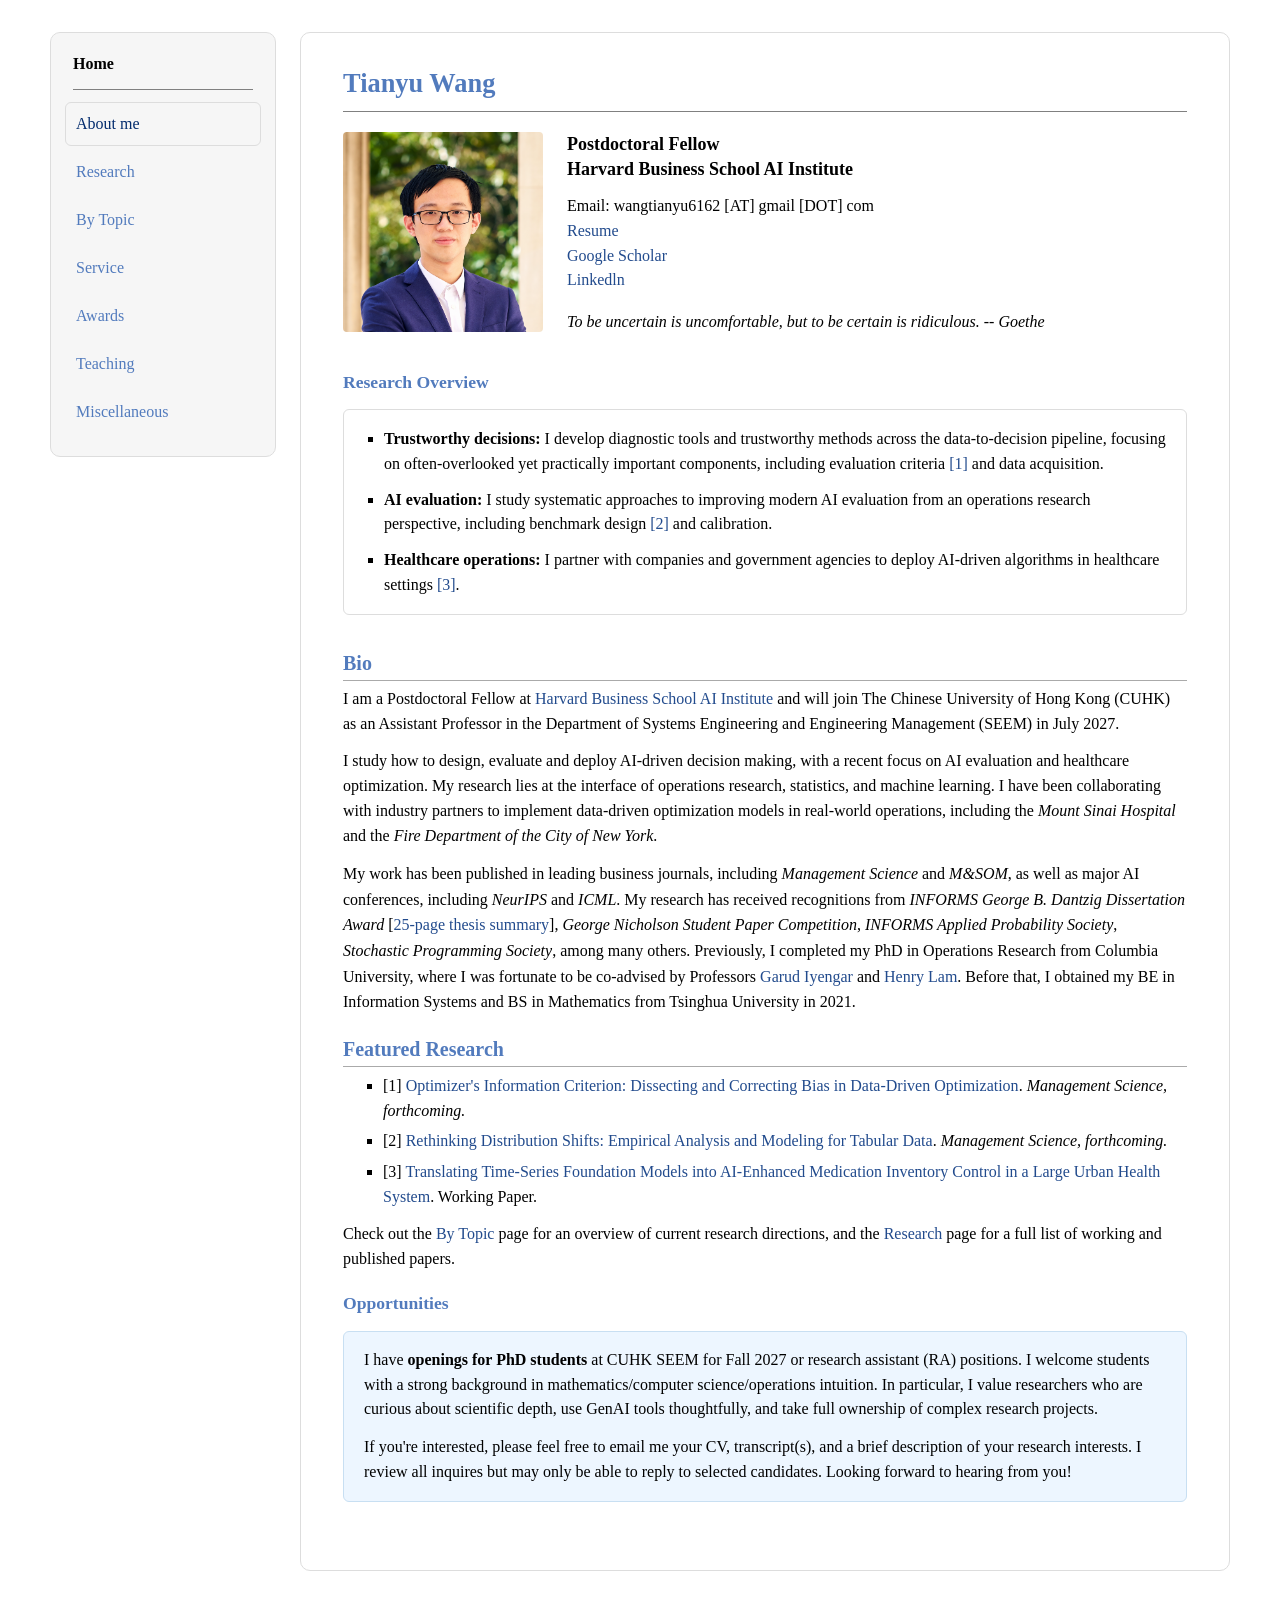
<file: index.html>
<!DOCTYPE html PUBLIC "-//W3C//DTD XHTML 1.1//EN"
  "http://www.w3.org/TR/xhtml11/DTD/xhtml11.dtd">
<html xmlns="http://www.w3.org/1999/xhtml" xml:lang="en">
<head>
<meta name="viewport" content="width=device-width, initial-scale=1" />
<meta name="generator" content="jemdoc, see http://jemdoc.jaboc.net/" />
<meta http-equiv="Content-Type" content="text/html;charset=utf-8" />
<link rel="stylesheet" href="jemdoc.css" type="text/css" />
<link rel="shortcut icon" type="image/x-icon" href="favicon.ico" />
<title>Tianyu Wang</title>
</head>
<body>
<table summary="Table for page layout." id="tlayout">
<tr valign="top">
<td id="layout-menu">
<div class="menu-category">Home</div>
<div class="menu-item"><a href="index.html" class="current">About me</a></div>
<!-- <div class="menu-category">Research</div> -->
<div class="menu-item"><a href="publications.html">Research</a></div>
<div class="menu-item"><a href="topics.html">By Topic</a></div>
<!-- <div class="menu-category">Miscellaneous</div> -->
<div class="menu-item"><a href="service.html">Service</a></div>
<div class="menu-item"><a href="awards.html">Awards</a></div>
<div class="menu-item"><a href="teaching.html">Teaching</a></div>
<div class="menu-item"><a href="experiences.html">Miscellaneous</a></div>
</td>
<td id="layout-content">
<div id="toptitle">
<h1>Tianyu Wang</h1>
</div>
<table class="imgtable"><tr><td>
<img src="photos/bio.png" alt="alt text" width="200px" height="200px" />&nbsp;</td>
<td align="left">
<p class="profile-affiliation"><strong>Postdoctoral Fellow<br />Harvard Business School AI Institute</strong></p>
<p>
  Email: wangtianyu6162 [AT] gmail [DOT] com <br />
  <a href="resume.pdf">Resume</a> <br/>
  
  <a href="https://scholar.google.com/citations?user=mKT6mKEAAAAJ&hl=en">Google Scholar</a><br/>
  
  <a href="https://www.linkedin.com/in/tianyu-wang-7ab1291b1/">Linkedln</a> <br />
</p>
  <blockquote>
  <i>To be uncertain is uncomfortable, but to be certain is ridiculous. -- Goethe</i>
</blockquote>
  </td></tr></table>
  <!-- <p>&nbsp; at Seattle, WA, USA (July 1, 2023)
  </p> -->

<h3>Research Overview</h3>
<div class="research-overview">
<ul>
  <li><p><b>Trustworthy decisions:</b> I develop diagnostic tools and trustworthy methods across the data-to-decision pipeline, focusing on often-overlooked yet practically important components, including evaluation criteria <a href="#featured-research-1">[1]</a> and data acquisition.</p></li>
  <li><p><b>AI evaluation:</b> I study systematic approaches to improving modern AI evaluation from an operations research perspective, including benchmark design <a href="#featured-research-2">[2]</a> and calibration.</p></li>
  <li><p><b>Healthcare operations:</b> I partner with companies and government agencies to deploy AI-driven algorithms in healthcare settings <a href="#featured-research-3">[3]</a>.</p></li>
</ul>
</div>


<h2 class="home-section-heading">Bio</h2>
<p>
I am a Postdoctoral Fellow at <a href = 'https://aiinstitute.hbs.edu/'>Harvard Business School AI Institute</a> and will join The Chinese University of Hong Kong (CUHK) as an Assistant Professor in the Department of Systems Engineering and Engineering Management (SEEM) in July 2027. 

<p>I study how to design, evaluate and deploy AI-driven decision making, with a recent focus on AI evaluation and healthcare optimization. My research lies at the interface of operations research, statistics, and machine learning. I have been collaborating with industry partners to implement data-driven optimization models in real-world operations, including the <i>Mount Sinai Hospital</i> and the <i>Fire Department of the City of New York</i>.</p>


My work has been published in leading business journals, including <i>Management Science</i> and <i>M&SOM</i>, as well as major AI conferences, including <i>NeurIPS</i> and <i>ICML</i>. My research has received recognitions from <i>INFORMS George B. Dantzig Dissertation Award</i> [<a href="docs/thesis_summary.pdf">25-page thesis summary</a>], <i>George Nicholson Student Paper Competition</i>, <i>INFORMS Applied Probability Society</i>, <i>Stochastic Programming Society</i>, among many others. Previously, I completed my PhD in Operations Research from Columbia University, where I was fortunate to be co-advised by Professors <a href = 'http://www.columbia.edu/~gi10/'>Garud Iyengar</a> and <a href = 'http://www.columbia.edu/~khl2114/'>Henry Lam</a>. Before that, I obtained my BE in Information Systems and BS in Mathematics from Tsinghua University in 2021.</p>


<h2 class="home-section-heading">Featured Research</h2>
<ul>
  <li id="featured-research-1"><p>[1] <a href="https://arxiv.org/pdf/2306.10081.pdf">Optimizer's Information Criterion: Dissecting and Correcting Bias in Data-Driven Optimization</a>. <i>Management Science, forthcoming.</i></p></li>
  <li id="featured-research-2"><p>[2] <a href="https://arxiv.org/pdf/2307.05284.pdf">Rethinking Distribution Shifts: Empirical Analysis and Modeling for Tabular Data</a>. <i>Management Science, forthcoming.</i></p></li>
  <li id="featured-research-3"><p>[3] <a href="poster/medication_inventory_control.pdf">Translating Time-Series Foundation Models into AI-Enhanced Medication Inventory Control in a Large Urban Health System</a>. Working Paper.</p></li>
</ul>

<p>Check out the <a href="topics.html">By Topic</a> page for an overview of current research directions, and the <a href="publications.html">Research</a> page for a full list of working and published papers.</p>

<h3>Opportunities</h3>
<div class="research-overview opportunities">
<p>I have <strong>openings for PhD students</strong> at CUHK SEEM for Fall 2027 or research assistant (RA) positions. I welcome students with a strong background in mathematics/computer science/operations intuition. In particular, I value researchers who are curious about scientific depth, use GenAI tools thoughtfully, and take full ownership of complex research projects.</p>

<p>If you're interested, please feel free to email me your CV, transcript(s), and a brief description of your research interests. I review all inquires but may only be able to reply to selected candidates. Looking forward to hearing from you!</p>
</div>

<br/>
<br/>
<br/>
<br/>
<br/>
<br/>
<br/>
<br/>
<br/>
<br/>
<br/>
<br/>
<br/>
<br/>
<br/>
<br/>
<br/>
<br/>
<br/>
<br/>
<br/>
<br/>
<br/>
<br/>
<br/>
<br/>
<br/>
<br/>
<br/>
<br/>
<br/>
<br/>
</td>
</tr>

</table>


</body>
</html>
<!--[<a href="https://scholar.google.com/citations?hl=en&user=mKT6mKEAAAAJ">Google Scholar</a>]-->
</file>
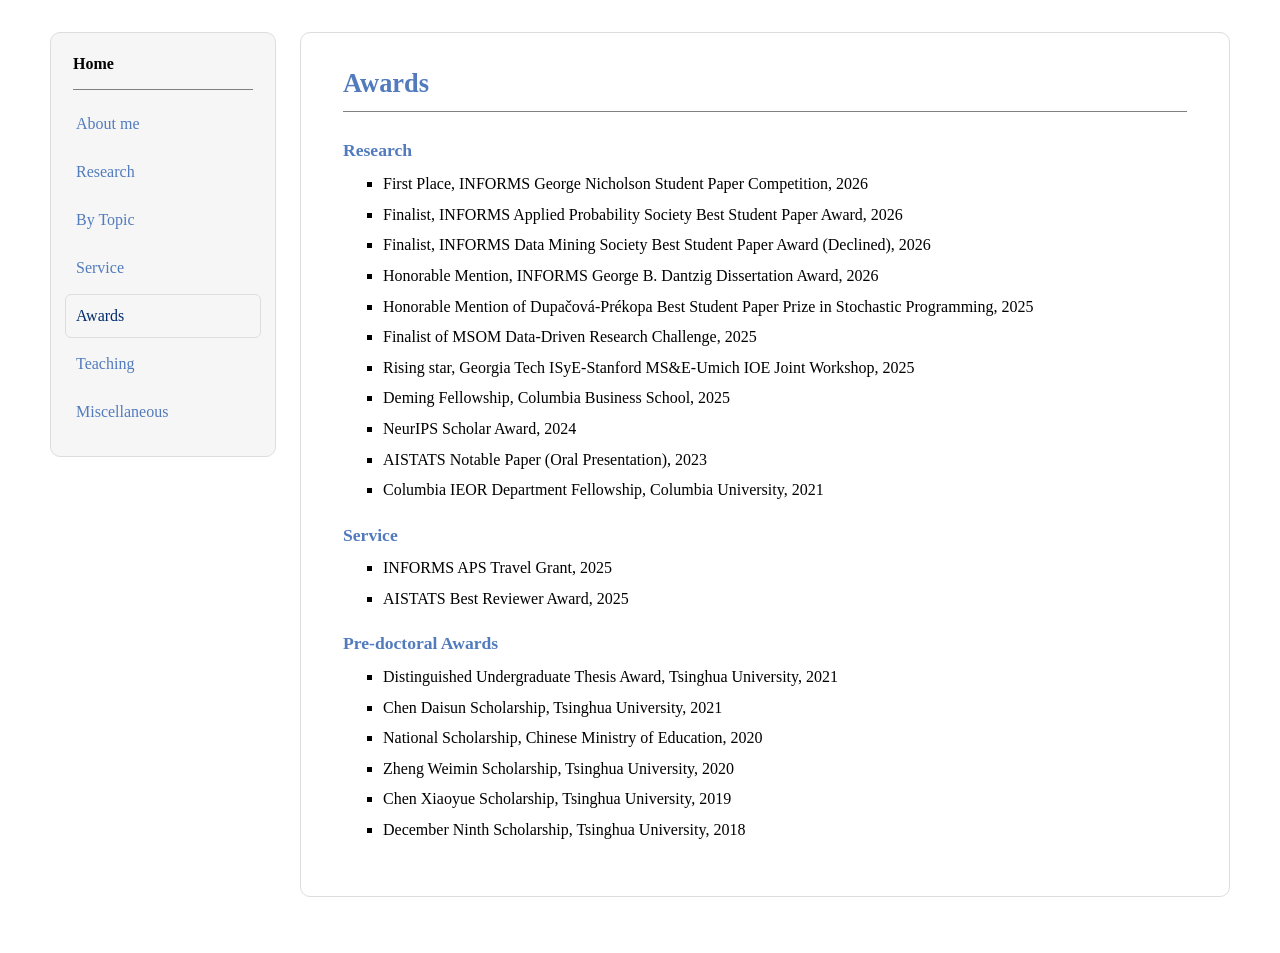
<file: awards.html>
<!DOCTYPE html PUBLIC "-//W3C//DTD XHTML 1.1//EN"
  "http://www.w3.org/TR/xhtml11/DTD/xhtml11.dtd">
<html xmlns="http://www.w3.org/1999/xhtml" xml:lang="en">
<head>
<meta name="viewport" content="width=device-width, initial-scale=1" />
<meta name="generator" content="jemdoc, see http://jemdoc.jaboc.net/" />
<meta http-equiv="Content-Type" content="text/html;charset=utf-8" />
<link rel="stylesheet" href="jemdoc.css" type="text/css" />
<link rel="shortcut icon" type="image/x-icon" href="favicon.ico" />
<title>Awards</title>
</head>
<body>
  <table summary="Table for page layout." id="tlayout">
    <tr valign="top">
    <td id="layout-menu">
    <div class="menu-category">Home</div>
    <div class="menu-item"><a href="index.html">About me</a></div>
    <!-- <div class="menu-category">Research</div> -->
    <div class="menu-item"><a href="publications.html">Research</a></div>
    <div class="menu-item"><a href="topics.html">By Topic</a></div>
    <!-- <div class="menu-category">Miscellaneous</div> -->
    <div class="menu-item"><a href="service.html">Service</a></div>
    <div class="menu-item"><a href="awards.html" class="current">Awards</a></div>
    <div class="menu-item"><a href="teaching.html">Teaching</a></div>
    <div class="menu-item"><a href="experiences.html">Miscellaneous</a></div>
    </td>
<td id="layout-content">
<div id="toptitle">
<h1>Awards</h1>
</div>

<h3>Research</h3>
<ul>
  <li><p>First Place, INFORMS George Nicholson Student Paper Competition, 2026</p></li>
  <li><p>Finalist, INFORMS Applied Probability Society Best Student Paper Award, 2026</p></li>
  <li><p>Finalist, INFORMS Data Mining Society Best Student Paper Award (Declined), 2026</p></li>
  <li><p>Honorable Mention, INFORMS George B. Dantzig Dissertation Award, 2026</p></li>
  <li><p>Honorable Mention of Dupačová-Prékopa Best Student Paper Prize in Stochastic Programming, 2025</p>
  </li>
  <li><p>Finalist of MSOM Data-Driven Research Challenge, 2025</p>
  </li>
  <li><p>Rising star, Georgia Tech ISyE-Stanford MS&E-Umich IOE Joint Workshop, 2025</p></li>
  <li><p>Deming Fellowship, Columbia Business School, 2025</p></li>
  <li><p>NeurIPS Scholar Award, 2024</p></li>
  <li><p>AISTATS Notable Paper (Oral Presentation), 2023</p></li>
  <li><p>Columbia IEOR Department Fellowship, Columbia University, 2021</p>
</ul>

<h3>Service</h3>
<ul>
  <li><p>INFORMS APS Travel Grant, 2025</p></li>
  <li><p>AISTATS Best Reviewer Award, 2025</p></li>
</ul>
<h3>Pre-doctoral Awards</h3>
<ul>
<li><p>Distinguished Undergraduate Thesis Award, Tsinghua University, 2021</p></li>  
<!-- <li><p>Outstanding Graduate of Beijing, 2021</p></li>  
<li><p>Outstanding Graduate of Tsinghua University, 2021</p></li> -->
<li><p>Chen Daisun Scholarship, Tsinghua University, 2021</p>
  </li>
<li><p>National Scholarship, Chinese Ministry of Education, 2020</p>
</li>  
<li><p>Zheng Weimin Scholarship, Tsinghua University, 2020</p>
</li>
<li><p>Chen Xiaoyue Scholarship, Tsinghua University, 2019</p>
</li>
<li><p>December Ninth Scholarship, Tsinghua University, 2018</p>
<!-- </li>
<li><p>First Prize in College Student Mathematics Competition, Chinese Mathematics Society, 2018</p>
</li>
<li><p>First Prize in National High School Mathematics League, Chinese Mathematics Society, 2016</p> -->
</li>
</ul>
<br/>
<br/>
<br/>
<br/>
<br/>
<br/>
<br/>
<br/>
<br/>
<br/>
<br/>
<br/>
<br/>
<br/>
<br/>
<br/>
<br/>
<br/>
<br/>
<br/>
<br/>
<br/>
<br/>
<br/>
<br/>
<br/>
<br/>
<br/>
<br/>
<br/>
<br/>
<br/>
<br/>
<br/>
<br/>
<br/>
<br/>
<br/>
<br/>
<br/>
<br/>
<br/>
<br/>
<br/>
<br/>
</td>
</tr>
</table>
</body>
</html>
</file>
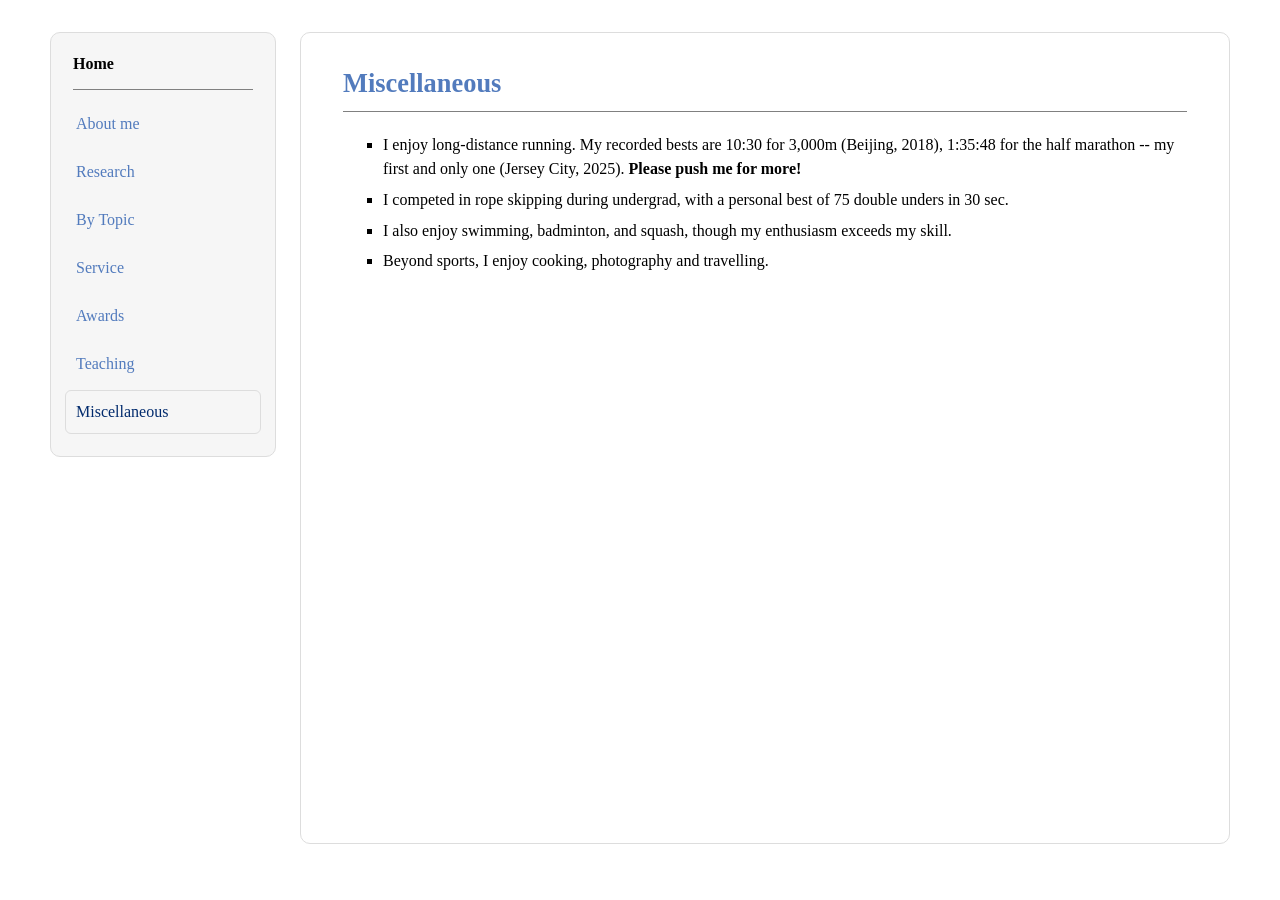
<file: experiences.html>
<!DOCTYPE html PUBLIC "-//W3C//DTD XHTML 1.1//EN"
  "http://www.w3.org/TR/xhtml11/DTD/xhtml11.dtd">
<html xmlns="http://www.w3.org/1999/xhtml" xml:lang="en">
<head>
<meta name="viewport" content="width=device-width, initial-scale=1" />
<meta name="generator" content="jemdoc, see http://jemdoc.jaboc.net/" />
<meta http-equiv="Content-Type" content="text/html;charset=utf-8" />
<link rel="stylesheet" href="jemdoc.css" type="text/css" />
<link rel="shortcut icon" type="image/x-icon" href="favicon.ico" />
<title>Miscellaneous</title>
</head>
<body>
  <table summary="Table for page layout." id="tlayout">
    <tr valign="top">
    <td id="layout-menu">
    <div class="menu-category">Home</div>
    <div class="menu-item"><a href="index.html">About me</a></div>
    <!-- <div class="menu-category">Research</div> -->
    <div class="menu-item"><a href="publications.html">Research</a></div>
    <div class="menu-item"><a href="topics.html">By Topic</a></div>
    <!-- <div class="menu-category">Miscellaneous</div> -->
    <div class="menu-item"><a href="service.html">Service</a></div>
    <div class="menu-item"><a href="awards.html">Awards</a></div>
    <div class="menu-item"><a href="teaching.html">Teaching</a></div>
    <div class="menu-item"><a href="experiences.html" class="current">Miscellaneous</a></div>
    </td>
<td id="layout-content">
<div id="toptitle">
<h1>Miscellaneous</h1>
</div>
<ul>
<li><p>I enjoy long-distance running. My recorded bests are 10:30 for 3,000m (Beijing, 2018), 1:35:48 for the half marathon -- my first and only one (Jersey City, 2025). <strong>Please push me for more!</strong></p>
</li>
<li><p>I competed in rope skipping during undergrad, with a personal best of 75 double unders in 30 sec.</p></li>
<li><p>I also enjoy swimming, badminton, and squash, though my enthusiasm exceeds my skill.</p>
</li>
<li><p>Beyond sports, I enjoy cooking, photography and travelling.</p>
</li>
</ul>
<!--
<h2>Summary of Undergraduate Research Experiences</h2>
<p>
I am deeply impressed by the theoretical and practical beauty of operations research at the end of the second year of my undergraduate studies. 
During my exchange life at National University of Singapore, I was fortunate to be advised by Professor <a href = "https://bizfaculty.nus.edu.sg/faculty-details/?profId=127">Melvyn Sim</a> in robust portfolio optimization.  
Gradually I found the great charm in the interplay between machine learning, statistics and optimization.</p>
<p>Motivated by the big picture between optimization and statistic, 
I went on designing better procedures in estimation and optimization steps in data-driven revenue management working with Professor <a href = "http://www.wuchenye.cn/">Chenye Wu</a> in an SRT project.</p>
<p>During 2020 Summer, I also worked on the project related to model selection in contextual bandit and was advised remotely by Professor <a href = "http://slevi1.mit.edu/">David Simchi-Levi</a>.</p>  
  !-->
<!-- <h2>Relevant Courses Taken</h2> -->
<!-- <h3>Columbia University</h3>
<ul>
  <li>
    <p>
      Core Courses: Optimization I/II, Stochastic Modeling I/II, Dynamic Programming.
    </p>
  </li>
  <li>
    <p>
      Statistics: Statistical Inference and Econometrics, Information Theory, High-dimensional Statistics, Nonparametric Statistics.
    </p>
  </li>
  <li>
    <p>
      Machine Learning: Fair and Robust Algorithms, Generative AI, Differential Privacy, Computational Learning Theory.
    </p>
  </li>
</ul>
<h3>Tsinghua University</h3>
<ul>
  <li><p>Operations Research: Operations Research, Probability and Mathematical Statistics, Numerical Analysis, Dynamic Systems Analysis and Control, Game, Decision Making and Queuing Theory, Convex Optimization.</p>
  </li>
  <li><p>Statistics: Applied Time Series Analysis, Introduction to Nonparametric Statistics, Statistical Inference.</p>
  </li>
  <li><p>Analysis: Probability Theory, Measure and Integration, Ordinary Differential Equation, Functional Analysis.</p>
  </li>
  <li>
    <p>Computer Science: Data Structures and Algorithms, Discrete Mathematics, Artificial Intelligence, Computer Systems Architecture, Pattern Recognition and Machine Learning.</p>
  </li>  
</ul>
<h3>National University of Singapore</h3>
<ul>
  <li>
    <p>Discrete Optimization, Stochastic Processes, Nonlinear Programming, Operations and Technology Management, Revenue Management.</p>
  </li>
</ul> -->
<br/>
<br/>
<br/>
<br/>
<br/>
<br/>
<br/>
<br/>
<br/>
<br/>
<br/>
<br/>
<br/>
<br/>
<br/>
<br/>
<br/>
<br/>
<br/>
<br/>
<br/>
<br/>
<br/>
<br/>
<br/>
<br/>
<br/>
<br/>
<br/>
<br/>
<br/>
</td>
</tr>
</table>
</body>
</html>
</file>
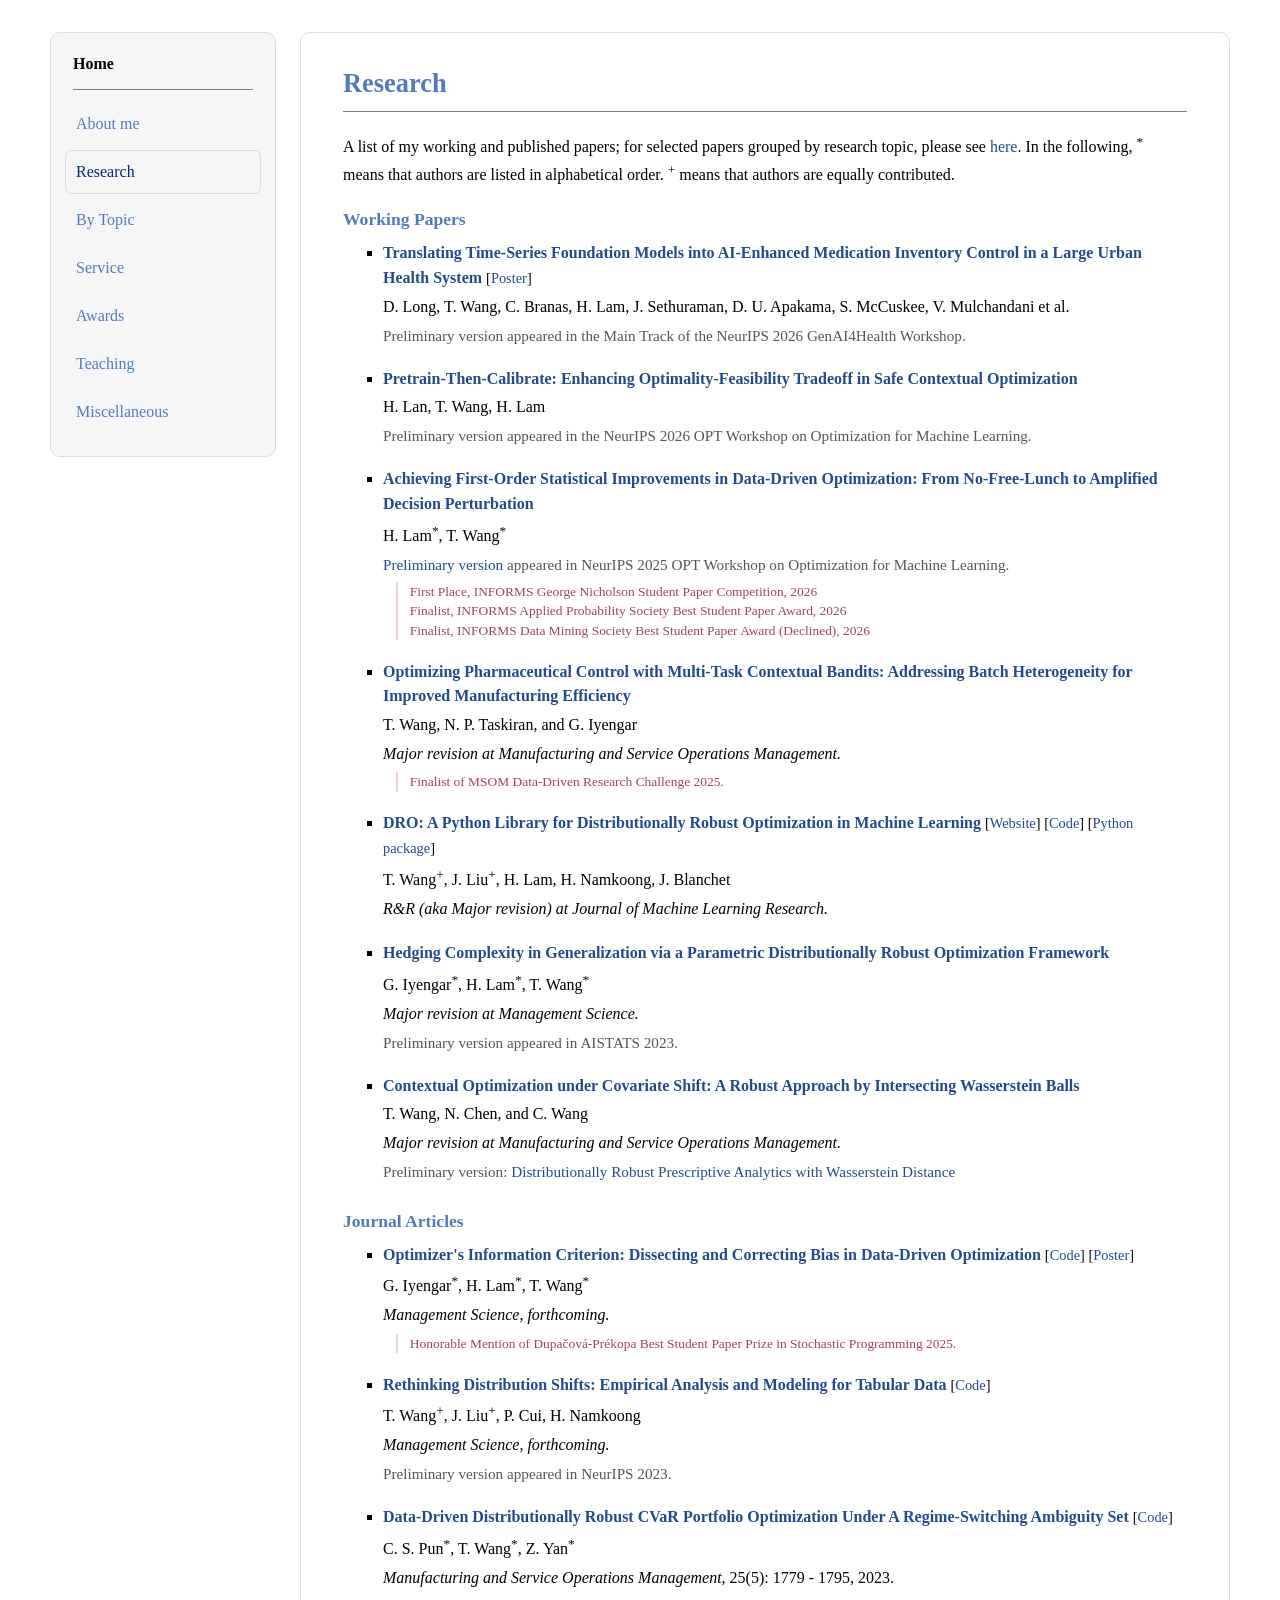
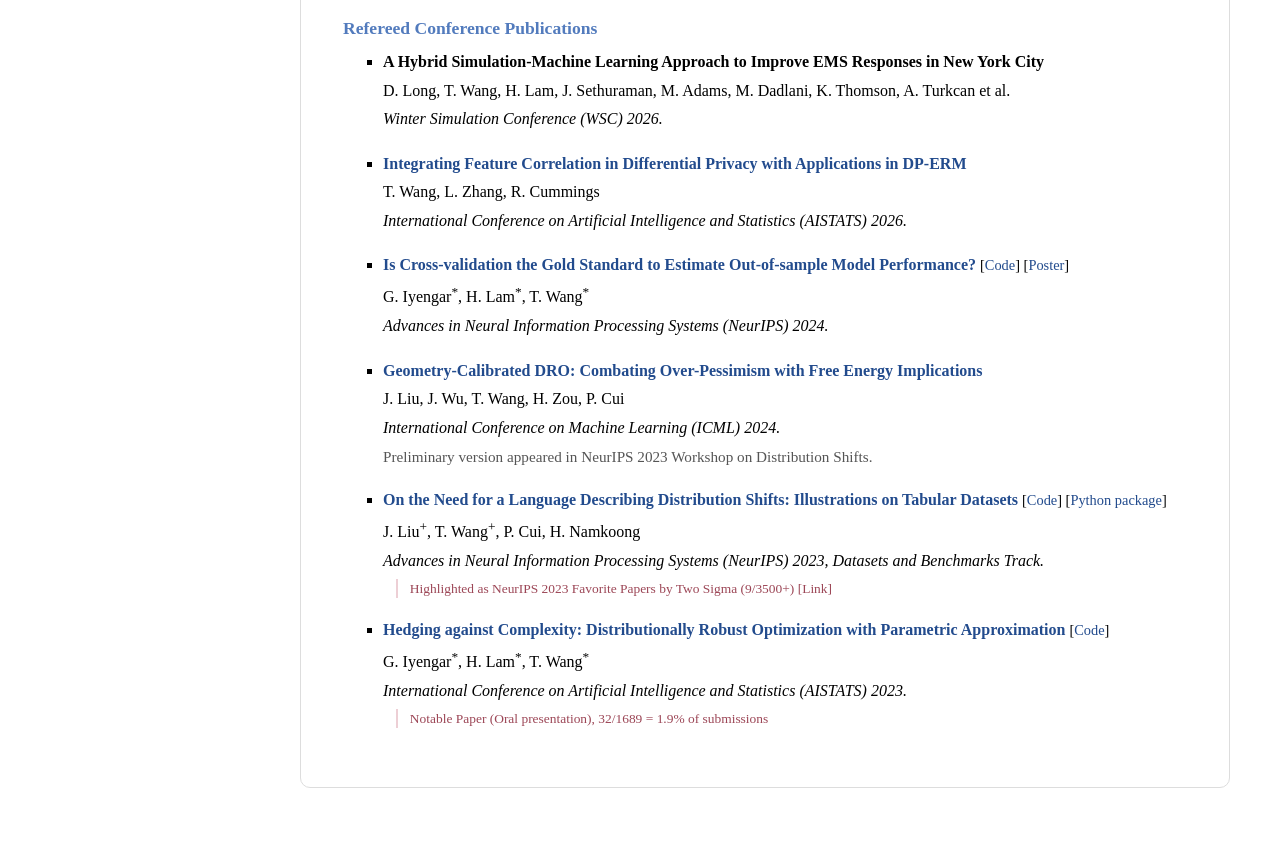
<file: publications.html>
<!DOCTYPE html PUBLIC "-//W3C//DTD XHTML 1.1//EN"
  "http://www.w3.org/TR/xhtml11/DTD/xhtml11.dtd">
<html xmlns="http://www.w3.org/1999/xhtml" xml:lang="en">
<head>
<meta name="viewport" content="width=device-width, initial-scale=1" />
<meta name="generator" content="jemdoc, see http://jemdoc.jaboc.net/" />
<meta http-equiv="Content-Type" content="text/html;charset=utf-8" />
<link rel="stylesheet" href="jemdoc.css" type="text/css" />
<link rel="shortcut icon" type="image/x-icon" href="favicon.ico" />
<title>Research</title>
</head>
<body>
  <table summary="Table for page layout." id="tlayout">
    <tr valign="top">
    <td id="layout-menu">
    <div class="menu-category">Home</div>
    <div class="menu-item"><a href="index.html">About me</a></div>
    <!-- <div class="menu-category">Research</div> -->
    <div class="menu-item"><a href="publications.html" class="current">Research</a></div>
    <div class="menu-item"><a href="topics.html">By Topic</a></div>
    <!-- <div class="menu-category">Miscellaneous</div> -->
    <div class="menu-item"><a href="service.html">Service</a></div>
    <div class="menu-item"><a href="awards.html">Awards</a></div>
    <div class="menu-item"><a href="teaching.html">Teaching</a></div>
    <div class="menu-item"><a href="experiences.html">Miscellaneous</a></div>
    </td>
<td id="layout-content">
<div id="toptitle">
<h1>Research</h1>
</div>
<p>A list of my working and published papers; for selected papers grouped by research topic, please see <a href="topics.html">here</a>. In the following, <sup>*</sup> means that authors are listed in alphabetical order.
<sup>+</sup> means that authors are equally contributed.</p>
<!-- Reusable paper block: templates/paper-entry.html; shared styles: jemdoc.css. -->

<h3>Working Papers</h3>
<ul class="paper-list">
  <li class="paper-entry">
    <p class="paper-title">
      <a href="https://openreview.net/forum?id=53PgewK6lv">Translating Time-Series Foundation Models into AI-Enhanced Medication Inventory Control in a Large Urban Health System</a> 
      <span class="paper-links">[<a href="poster/medication_inventory_control.pdf">Poster</a>]</span>
    </p>
    <p class="paper-authors">D. Long, T. Wang, C. Branas, H. Lam, J. Sethuraman, D. U. Apakama, S. McCuskee, V. Mulchandani et al.</p>
    <p class="paper-note">Preliminary version appeared in the Main Track of the NeurIPS 2026 GenAI4Health Workshop.</p>
  </li>

  <li class="paper-entry">
    <p class="paper-title">
      <a href="https://openreview.net/forum?id=6f21lpVssK">Pretrain-Then-Calibrate: Enhancing Optimality-Feasibility Tradeoff in Safe Contextual Optimization</a>
    </p>
    <p class="paper-authors">H. Lan, T. Wang, H. Lam</p>
    <p class="paper-note">Preliminary version appeared in the NeurIPS 2026 OPT Workshop on Optimization for Machine Learning.</p>
  </li>

  <li class="paper-entry">
    <p class="paper-title">
      <a href="https://arxiv.org/pdf/2608.04312.pdf">Achieving First-Order Statistical Improvements in Data-Driven Optimization: From No-Free-Lunch to Amplified Decision Perturbation</a>
    </p>
    <p class="paper-authors">H. Lam<sup>*</sup>, T. Wang<sup>*</sup></p>
    <p class="paper-note"><a href="https://openreview.net/pdf?id=kRqRr8Psbr">Preliminary version</a> appeared in NeurIPS 2025 OPT Workshop on Optimization for Machine Learning.</p>
    <ul class="paper-awards">
      <li>First Place, INFORMS George Nicholson Student Paper Competition, 2026</li>
      <li>Finalist, INFORMS Applied Probability Society Best Student Paper Award, 2026</li>
      <li>Finalist, INFORMS Data Mining Society Best Student Paper Award (Declined), 2026</li>
    </ul>
  </li>

  <li class="paper-entry">
    <p class="paper-title">
      <a href="https://papers.ssrn.com/sol3/papers.cfm?abstract_id=5341529">Optimizing Pharmaceutical Control with Multi-Task Contextual Bandits: Addressing Batch Heterogeneity for Improved Manufacturing Efficiency</a>
    </p>
    <p class="paper-authors">T. Wang, N. P. Taskiran, and G. Iyengar</p>
    <p class="paper-venue"><i>Major revision at Manufacturing and Service Operations Management.</i></p>
    <ul class="paper-awards">
      <li>Finalist of MSOM Data-Driven Research Challenge 2025.</li>
    </ul>
  </li>

  <li class="paper-entry">
    <p class="paper-title">
      <a href="https://arxiv.org/pdf/2505.23565.pdf">DRO: A Python Library for Distributionally Robust Optimization in Machine Learning</a>
      <span class="paper-links">[<a href="https://python-dro.org">Website</a>] [<a href="https://github.com/namkoong-lab/dro">Code</a>] [<a href="https://pypi.org/project/dro">Python package</a>]</span>
    </p>
    <p class="paper-authors">T. Wang<sup>+</sup>, J. Liu<sup>+</sup>, H. Lam, H. Namkoong, J. Blanchet</p>
    <p class="paper-venue"><i>R&amp;R (aka Major revision) at Journal of Machine Learning Research.</i></p>
  </li>

  <li class="paper-entry">
    <p class="paper-title">
      <a href="https://arxiv.org/pdf/2212.01518.pdf">Hedging Complexity in Generalization via a Parametric Distributionally Robust Optimization Framework</a>
    </p>
    <p class="paper-authors">G. Iyengar<sup>*</sup>, H. Lam<sup>*</sup>, T. Wang<sup>*</sup></p>
    <p class="paper-venue"><i>Major revision at Management Science.</i></p>
    <p class="paper-note">Preliminary version appeared in AISTATS 2023.</p>
  </li>

  <li class="paper-entry">
    <p class="paper-title">
      <a href="https://arxiv.org/pdf/2406.02426.pdf">Contextual Optimization under Covariate Shift: A Robust Approach by Intersecting Wasserstein Balls</a>
    </p>
    <p class="paper-authors">T. Wang, N. Chen, and C. Wang</p>
    <p class="paper-venue"><i>Major revision at Manufacturing and Service Operations Management.</i></p>
    <p class="paper-note">Preliminary version: <a href="https://arxiv.org/pdf/2106.05724.pdf">Distributionally Robust Prescriptive Analytics with Wasserstein Distance</a></p>
  </li>
</ul>

<h3>Journal Articles</h3>
<ul class="paper-list">
  <li class="paper-entry">
    <p class="paper-title">
      <a href="https://arxiv.org/pdf/2306.10081.pdf">Optimizer's Information Criterion: Dissecting and Correcting Bias in Data-Driven Optimization</a>
      <span class="paper-links">[<a href="https://github.com/wangtianyu61/oic_codes">Code</a>] [<a href="poster/oic.pdf">Poster</a>]</span>
    </p>
    <p class="paper-authors">G. Iyengar<sup>*</sup>, H. Lam<sup>*</sup>, T. Wang<sup>*</sup></p>
    <p class="paper-venue"><i>Management Science, forthcoming.</i></p>
    <ul class="paper-awards">
      <li>Honorable Mention of Dupačová-Prékopa Best Student Paper Prize in Stochastic Programming 2025.</li>
    </ul>
  </li>

  <li class="paper-entry">
    <p class="paper-title">
      <a href="https://arxiv.org/pdf/2307.05284.pdf">Rethinking Distribution Shifts: Empirical Analysis and Modeling for Tabular Data</a>
      <span class="paper-links">[<a href="https://github.com/LJSthu/Revision-Benchmark-DRO">Code</a>]</span>
    </p>
    <p class="paper-authors">T. Wang<sup>+</sup>, J. Liu<sup>+</sup>, P. Cui, H. Namkoong</p>
    <p class="paper-venue"><i>Management Science, forthcoming.</i></p>
    <p class="paper-note">Preliminary version appeared in NeurIPS 2023.</p>
  </li>

  <li class="paper-entry">
    <p class="paper-title">
      <a href="https://pubsonline.informs.org/doi/abs/10.1287/msom.2023.1229">Data-Driven Distributionally Robust CVaR Portfolio Optimization Under A Regime-Switching Ambiguity Set</a>
      <span class="paper-links">[<a href="https://github.com/wangtianyu61/RSDR_CVaR">Code</a>]</span>
    </p>
    <p class="paper-authors">C. S. Pun<sup>*</sup>, T. Wang<sup>*</sup>, Z. Yan<sup>*</sup></p>
    <p class="paper-venue"><i>Manufacturing and Service Operations Management</i>, 25(5): 1779 - 1795, 2023.</p>
  </li>
</ul>

<h3>Refereed Conference Publications</h3>
<ul class="paper-list">
  <li class="paper-entry">
    <p class="paper-title">
      A Hybrid Simulation-Machine Learning Approach to Improve EMS Responses in New York City
    </p>
    <p class="paper-authors">D. Long, T. Wang, H. Lam, J. Sethuraman, M. Adams, M. Dadlani, K. Thomson, A. Turkcan et al.</p>
    <p class="paper-venue"><i>Winter Simulation Conference (WSC) 2026.</i></p>
  </li>

  <li class="paper-entry">
    <p class="paper-title">
      <a href="https://arxiv.org/pdf/2605.03945">Integrating Feature Correlation in Differential Privacy with Applications in DP-ERM</a>
    </p>
    <p class="paper-authors">T. Wang, L. Zhang, R. Cummings</p>
    <p class="paper-venue"><i>International Conference on Artificial Intelligence and Statistics (AISTATS) 2026.</i></p>
  </li>

  <li class="paper-entry">
    <p class="paper-title">
      <a href="https://openreview.net/pdf?id=4lGPSbGe11">Is Cross-validation the Gold Standard to Estimate Out-of-sample Model Performance?</a>
      <span class="paper-links">[<a href="https://github.com/wangtianyu61/CV_GoldStandard">Code</a>] [<a href="poster/cross_validation.pdf">Poster</a>]</span>
    </p>
    <p class="paper-authors">G. Iyengar<sup>*</sup>, H. Lam<sup>*</sup>, T. Wang<sup>*</sup></p>
    <p class="paper-venue"><i>Advances in Neural Information Processing Systems (NeurIPS) 2024.</i></p>
  </li>

  <li class="paper-entry">
    <p class="paper-title">
      <a href="https://arxiv.org/pdf/2311.05054.pdf">Geometry-Calibrated DRO: Combating Over-Pessimism with Free Energy Implications</a>
    </p>
    <p class="paper-authors">J. Liu, J. Wu, T. Wang, H. Zou, P. Cui</p>
    <p class="paper-venue"><i>International Conference on Machine Learning (ICML) 2024.</i></p>
    <p class="paper-note">Preliminary version appeared in NeurIPS 2023 Workshop on Distribution Shifts.</p>
  </li>

  <li class="paper-entry">
    <p class="paper-title">
      <a href="https://openreview.net/pdf?id=PF0lxayYST">On the Need for a Language Describing Distribution Shifts: Illustrations on Tabular Datasets</a>
      <span class="paper-links">[<a href="https://github.com/namkoong-lab/whyshift">Code</a>] [<a href="https://pypi.org/project/whyshift">Python package</a>]</span>
    </p>
    <p class="paper-authors">J. Liu<sup>+</sup>, T. Wang<sup>+</sup>, P. Cui, H. Namkoong</p>
    <p class="paper-venue"><i>Advances in Neural Information Processing Systems (NeurIPS) 2023, Datasets and Benchmarks Track.</i></p>
    <ul class="paper-awards">
      <li>Highlighted as NeurIPS 2023 Favorite Papers by Two Sigma (9/3500+) [<a href="https://www.twosigma.com/articles/neurips-2023-our-favorite-papers-on-llms-statistical-learning-and-more/">Link</a>]</li>
    </ul>
  </li>

  <li class="paper-entry">
    <p class="paper-title">
      <a href="https://proceedings.mlr.press/v206/iyengar23a/iyengar23a.pdf">Hedging against Complexity: Distributionally Robust Optimization with Parametric Approximation</a>
      <span class="paper-links">[<a href="https://github.com/wangtianyu61/param-dro">Code</a>]</span>
    </p>
    <p class="paper-authors">G. Iyengar<sup>*</sup>, H. Lam<sup>*</sup>, T. Wang<sup>*</sup></p>
    <p class="paper-venue"><i>International Conference on Artificial Intelligence and Statistics (AISTATS) 2023.</i></p>
    <ul class="paper-awards">
      <li>Notable Paper (Oral presentation), 32/1689 = 1.9% of submissions</li>
    </ul>
  </li>
</ul>

</td>
</tr>
</table>
</body>
</html>

<!-- <li><p><a href="https://ieeexplore.ieee.org/document/9288721">On Data-Driven Multi-Product Pricing</a> [<a href="https://github.com/wangtianyu61/Learning-Framework-in-Multi-product-Pricing">Code</a>] <br />

  <b>T. Wang</b>, C. Wu, and W. Qi <br />
  <i>IEEE Control Systems Letters (L-CSS)</i>, 5(5): 1687-1692, 2020.
  
  <p>Invited to present in Proc. of American Control Conference (ACC), May 2021.</p> -->
</file>
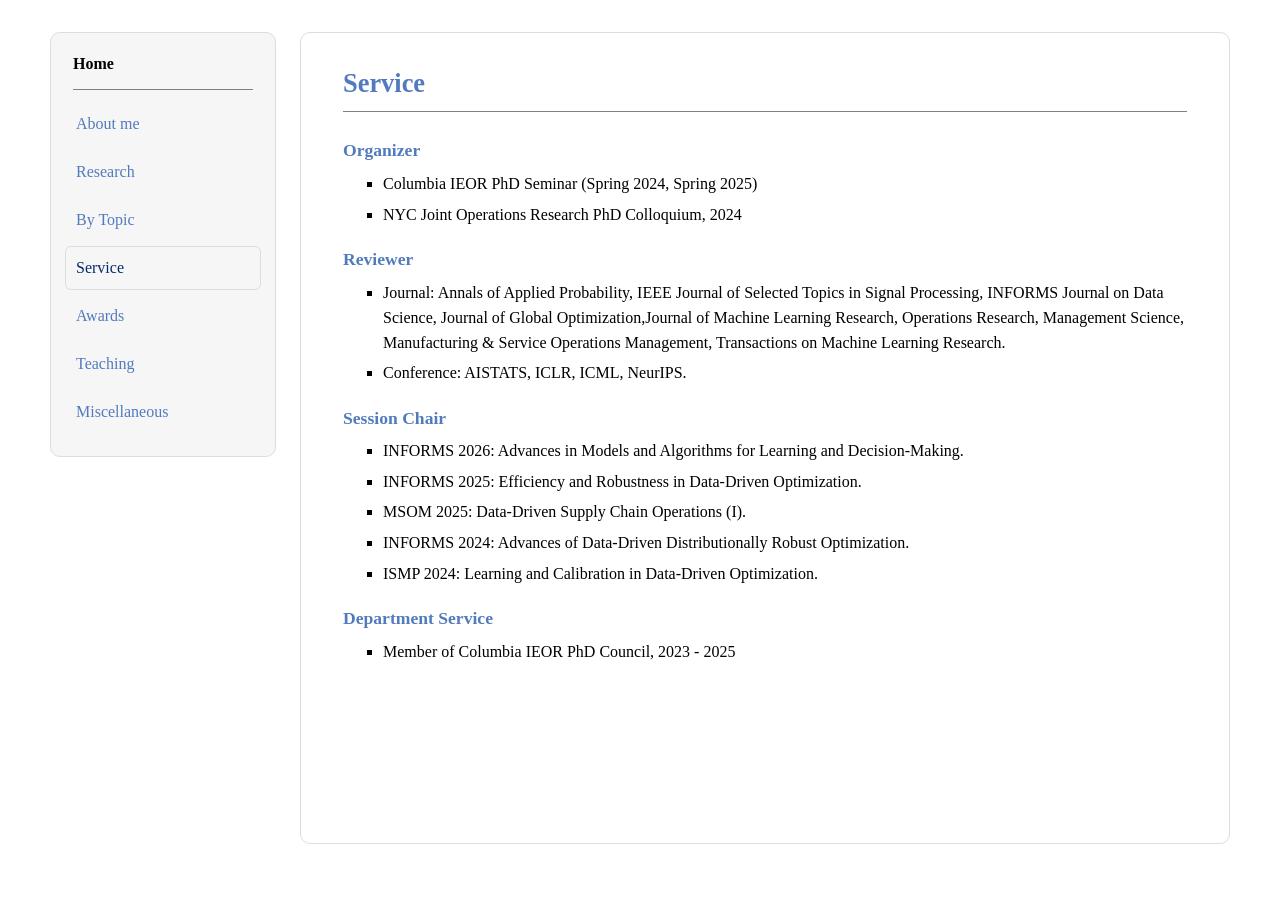
<file: service.html>
<!DOCTYPE html PUBLIC "-//W3C//DTD XHTML 1.1//EN"
  "http://www.w3.org/TR/xhtml11/DTD/xhtml11.dtd">
<html xmlns="http://www.w3.org/1999/xhtml" xml:lang="en">
<head>
<meta name="viewport" content="width=device-width, initial-scale=1" />
<meta name="generator" content="jemdoc, see http://jemdoc.jaboc.net/" />
<meta http-equiv="Content-Type" content="text/html;charset=utf-8" />
<link rel="stylesheet" href="jemdoc.css" type="text/css" />
<link rel="shortcut icon" type="image/x-icon" href="favicon.ico" />
<title>Service</title>
</head>
<body>
  <table summary="Table for page layout." id="tlayout">
    <tr valign="top">
    <td id="layout-menu">
    <div class="menu-category">Home</div>
    <div class="menu-item"><a href="index.html">About me</a></div>
    <!-- <div class="menu-category">Research</div> -->
    <div class="menu-item"><a href="publications.html">Research</a></div>
    <div class="menu-item"><a href="topics.html">By Topic</a></div>
    <!-- <div class="menu-category">Miscellaneous</div> -->
    <div class="menu-item"><a href="service.html" class="current">Service</a></div>
    <div class="menu-item"><a href="awards.html">Awards</a></div>
    <div class="menu-item"><a href="teaching.html">Teaching</a></div>
    <div class="menu-item"><a href="experiences.html">Miscellaneous</a></div>
    </td>
<td id="layout-content">
<div id="toptitle">
<h1>Service</h1>
</div>
<h3>Organizer</h3>
<ul>
    <li><p>Columbia IEOR PhD Seminar (Spring 2024, Spring 2025)</p></li>
    <li><p>NYC Joint Operations Research PhD Colloquium, 2024</p></li>
</ul>
<h3>Reviewer</h3>
<ul>
    <li><p>Journal: Annals of Applied Probability, IEEE Journal of Selected Topics in Signal Processing, INFORMS Journal on Data Science, Journal of Global Optimization,Journal of Machine Learning Research, Operations Research, Management Science, Manufacturing & Service Operations Management, Transactions on Machine Learning Research.</p></li>
    <li><p>Conference: AISTATS, ICLR, ICML, NeurIPS.</p></li>
</ul>
<h3>Session Chair</h3>
<ul>
    <li><p>INFORMS 2026: Advances in Models and Algorithms for Learning and Decision-Making.</p></li>
    <li><p>INFORMS 2025: Efficiency and Robustness in Data-Driven Optimization.</p>
    </li>
    <li><p>MSOM 2025: Data-Driven Supply Chain Operations (I).</p></li>
    <li><p>INFORMS 2024: Advances of Data-Driven Distributionally Robust Optimization.</p>
    </li>
    <li><p>ISMP 2024: Learning and Calibration in Data-Driven Optimization.</p>
    </li>
</ul>
<h3>Department Service</h3>
<ul>
    <li><p>Member of Columbia IEOR PhD Council, 2023 - 2025</p></li>
</ul>
<br/>
<br/>
<br/>
<br/>
<br/>
<br/>
<br/>
<br/>
<br/>
<br/>
<br/>
<br/>
<br/>
<br/>
<br/>
<br/>
<br/>
<br/>
<br/>
<br/>
<br/>
<br/>
<br/>
<br/>
<br/>
<br/>
<br/>
<br/>
<br/>
<br/>
</td>
</tr>
</table>
</body>
</html>
</file>
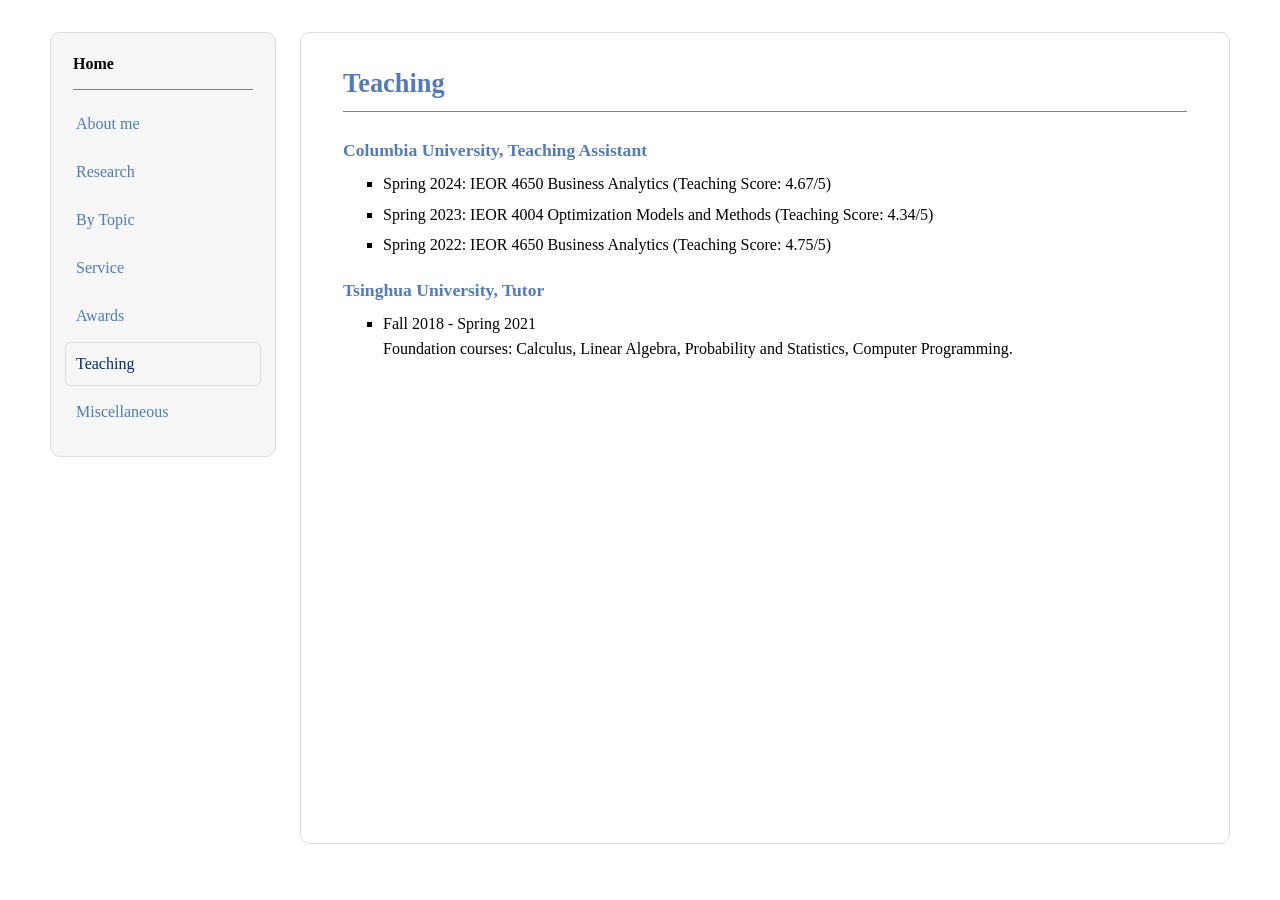
<file: teaching.html>
<!DOCTYPE html PUBLIC "-//W3C//DTD XHTML 1.1//EN"
  "http://www.w3.org/TR/xhtml11/DTD/xhtml11.dtd">
<html xmlns="http://www.w3.org/1999/xhtml" xml:lang="en">
<head>
<meta name="viewport" content="width=device-width, initial-scale=1" />
<meta name="generator" content="jemdoc, see http://jemdoc.jaboc.net/" />
<meta http-equiv="Content-Type" content="text/html;charset=utf-8" />
<link rel="stylesheet" href="jemdoc.css" type="text/css" />
<link rel="shortcut icon" type="image/x-icon" href="favicon.ico" />
<title>Service</title>
</head>
<body>
  <table summary="Table for page layout." id="tlayout">
    <tr valign="top">
    <td id="layout-menu">
    <div class="menu-category">Home</div>
    <div class="menu-item"><a href="index.html">About me</a></div>
    <!-- <div class="menu-category">Research</div> -->
    <div class="menu-item"><a href="publications.html">Research</a></div>
    <div class="menu-item"><a href="topics.html">By Topic</a></div>
    <!-- <div class="menu-category">Miscellaneous</div> -->
    <div class="menu-item"><a href="service.html">Service</a></div>
    <div class="menu-item"><a href="awards.html">Awards</a></div>
    <div class="menu-item"><a href="teaching.html" class="current">Teaching</a></div>
    <div class="menu-item"><a href="experiences.html">Miscellaneous</a></div>
    </td>
<td id="layout-content">
<div id="toptitle">
<h1>Teaching</h1>
</div>

<h3>Columbia University, Teaching Assistant</h3>
<ul>
    <li><p>Spring 2024: IEOR 4650 Business Analytics (Teaching Score: 4.67/5)</p>
    </li>
    <li><p>Spring 2023: IEOR 4004 Optimization Models and Methods (Teaching Score: 4.34/5)</p>
    </li>
    <li><p>Spring 2022: IEOR 4650 Business Analytics (Teaching Score: 4.75/5)</p>
    </li>
</ul>

<h3>Tsinghua University, Tutor</h3>
<ul>
    <li>Fall 2018 - Spring 2021</li>
    Foundation courses: Calculus, Linear Algebra, Probability and Statistics, Computer Programming.
</ul>

<br/>
<br/>
<br/>
<br/>
<br/>
<br/>
<br/>
<br/>
<br/>
<br/>
<br/>
<br/>
<br/>
<br/>
<br/>
<br/>
<br/>
<br/>
<br/>
<br/>
<br/>
<br/>
<br/>
<br/>
<br/>
<br/>
<br/>
<br/>
<br/>
<br/>
<br/>
<br/>
<br/>
<br/>
<br/>
<br/>
<br/>
<br/>
<br/>
<br/>
<br/>
<br/>
<br/>
<br/>
<br/>
<br/>
<br/>
<br/>
<br/>
<br/>
<br/>
<br/>
<br/>
<br/>
<br/>
<br/>
<br/>
<br/>
</td>
</tr>
</table>
</body>
</html>
</file>
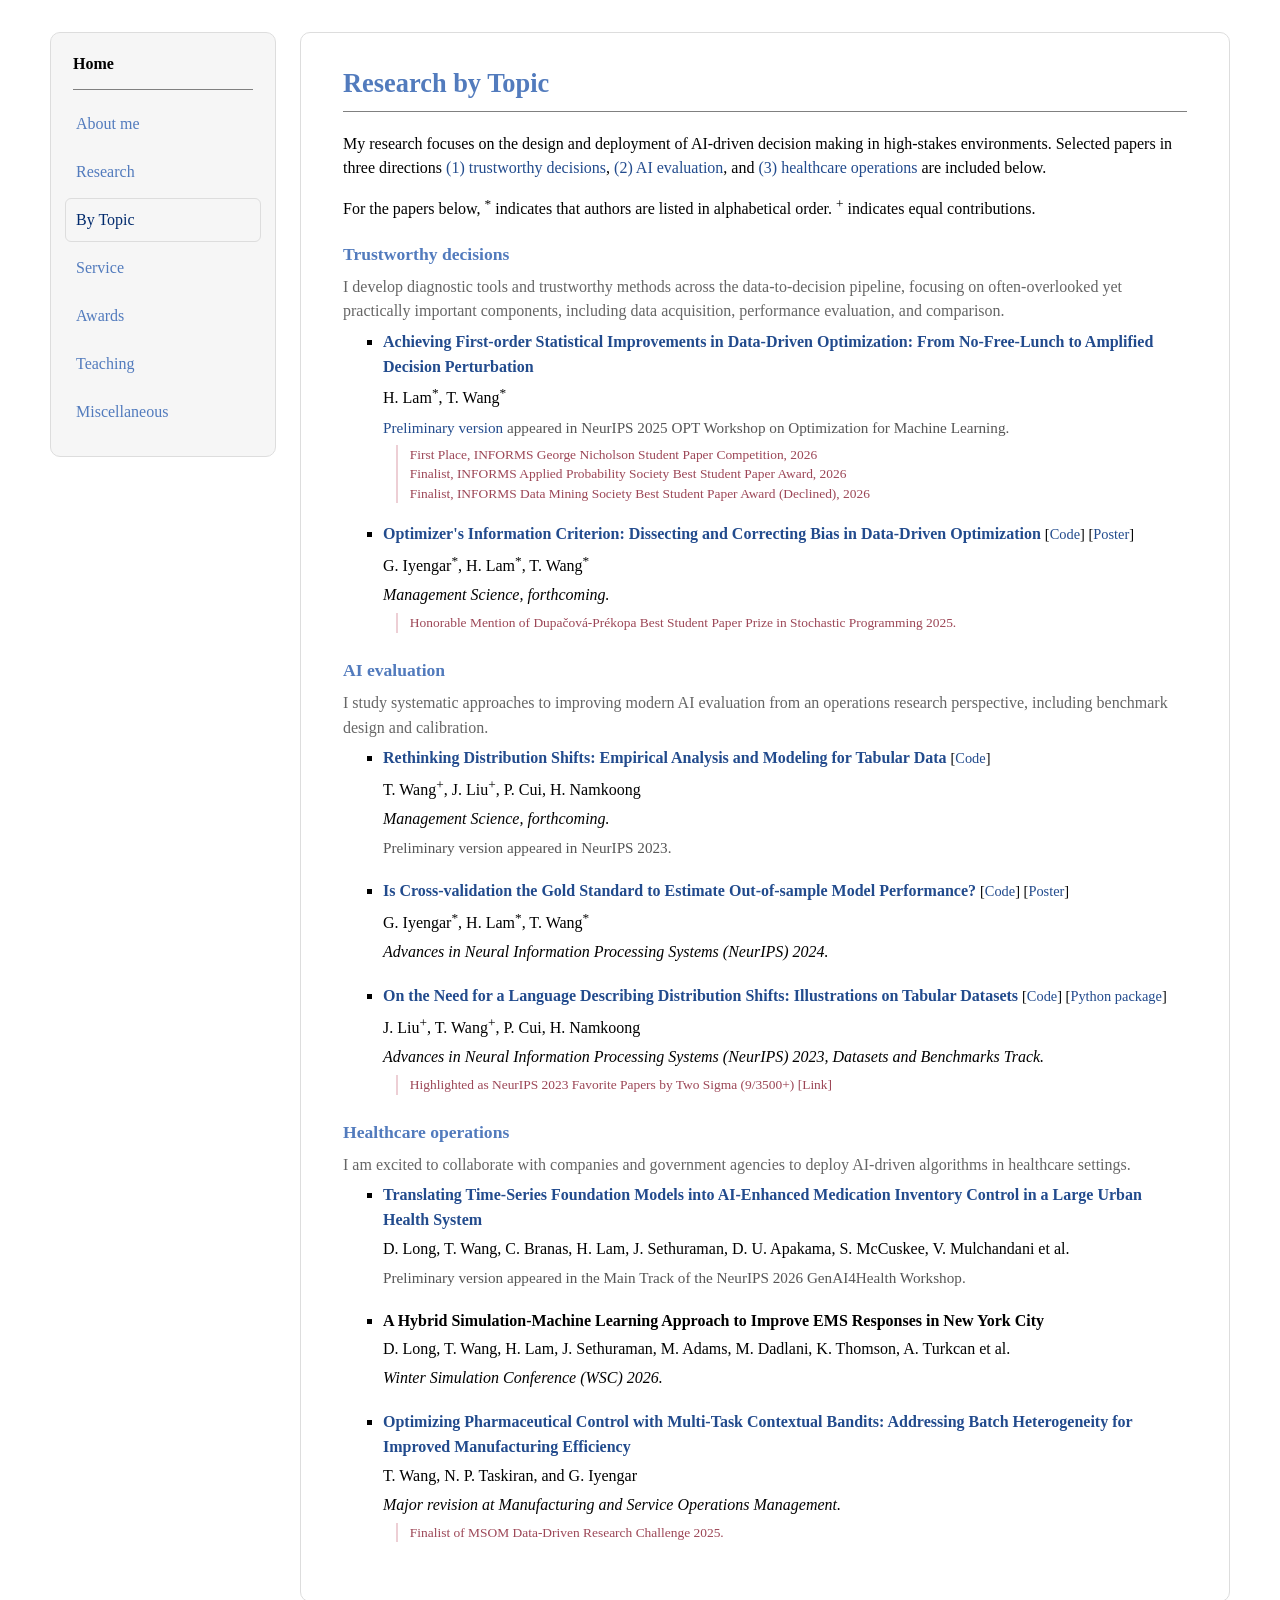
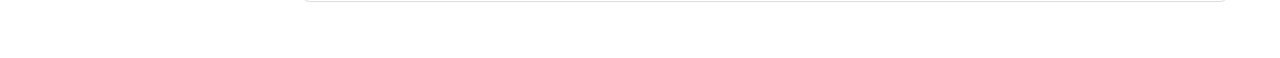
<file: topics.html>
<!DOCTYPE html PUBLIC "-//W3C//DTD XHTML 1.1//EN"
  "http://www.w3.org/TR/xhtml11/DTD/xhtml11.dtd">
<html xmlns="http://www.w3.org/1999/xhtml" xml:lang="en">
<head>
<meta name="viewport" content="width=device-width, initial-scale=1" />
<meta name="generator" content="jemdoc, see http://jemdoc.jaboc.net/" />
<meta http-equiv="Content-Type" content="text/html;charset=utf-8" />
<link rel="stylesheet" href="jemdoc.css" type="text/css" />
<link rel="shortcut icon" type="image/x-icon" href="favicon.ico" />
<title>Research by Topic</title>
</head>
<body>
  <table summary="Table for page layout." id="tlayout">
    <tr valign="top">
    <td id="layout-menu">
    <div class="menu-category">Home</div>
    <div class="menu-item"><a href="index.html">About me</a></div>
    <!-- <div class="menu-category">Research</div> -->
    <div class="menu-item"><a href="publications.html">Research</a></div>
    <div class="menu-item"><a href="topics.html" class="current">By Topic</a></div>
    <!-- <div class="menu-category">Miscellaneous</div> -->
    <div class="menu-item"><a href="service.html">Service</a></div>
    <div class="menu-item"><a href="awards.html">Awards</a></div>
    <div class="menu-item"><a href="teaching.html">Teaching</a></div>
    <div class="menu-item"><a href="experiences.html">Miscellaneous</a></div>
    </td>
<td id="layout-content">
<div id="toptitle">
<h1>Research by Topic</h1>
</div>
<p>My research focuses on the design and deployment of AI-driven decision making in high-stakes environments. Selected papers in three directions <a href="#trustworthy-decisions">(1) trustworthy decisions</a>, <a href="#ai-evaluation">(2) AI evaluation</a>, and <a href="#healthcare-operations">(3) healthcare operations</a> are included below.</p>

<p>For the papers below, <sup>*</sup> indicates that authors are listed in alphabetical order.
<sup>+</sup> indicates equal contributions.</p>

<!-- Reusable paper block: templates/paper-entry.html; shared styles: jemdoc.css. -->

<h3 id="trustworthy-decisions">Trustworthy decisions</h3>
<p class="topic-description">I develop diagnostic tools and trustworthy methods across the data-to-decision pipeline, focusing on often-overlooked yet practically important components, including data acquisition, performance evaluation, and comparison.</p>
<ul class="paper-list">
  <li class="paper-entry">
    <p class="paper-title">
      <a href="https://arxiv.org/pdf/2608.04312.pdf">Achieving First-order Statistical Improvements in Data-Driven Optimization: From No-Free-Lunch to Amplified Decision Perturbation</a>
    </p>
    <p class="paper-authors">H. Lam<sup>*</sup>, T. Wang<sup>*</sup></p>
    <p class="paper-note"><a href="https://openreview.net/pdf?id=kRqRr8Psbr">Preliminary version</a> appeared in NeurIPS 2025 OPT Workshop on Optimization for Machine Learning.</p>
    <ul class="paper-awards">
      <li>First Place, INFORMS George Nicholson Student Paper Competition, 2026</li>
      <li>Finalist, INFORMS Applied Probability Society Best Student Paper Award, 2026</li>
      <li>Finalist, INFORMS Data Mining Society Best Student Paper Award (Declined), 2026</li>
    </ul>
  </li>

  <li class="paper-entry">
    <p class="paper-title">
      <a href="https://arxiv.org/pdf/2306.10081.pdf">Optimizer's Information Criterion: Dissecting and Correcting Bias in Data-Driven Optimization</a>
      <span class="paper-links">[<a href="https://github.com/wangtianyu61/oic_codes">Code</a>] [<a href="poster/oic.pdf">Poster</a>]</span>
    </p>
    <p class="paper-authors">G. Iyengar<sup>*</sup>, H. Lam<sup>*</sup>, T. Wang<sup>*</sup></p>
    <p class="paper-venue"><i>Management Science, forthcoming.</i></p>
    <ul class="paper-awards">
      <li>Honorable Mention of Dupačová-Prékopa Best Student Paper Prize in Stochastic Programming 2025.</li>
    </ul>
  </li>
</ul>

<h3 id="ai-evaluation">AI evaluation</h3>
<p class="topic-description">I study systematic approaches to improving modern AI evaluation from an operations research perspective, including benchmark design and calibration.</p>
<ul class="paper-list">
  <li class="paper-entry">
    <p class="paper-title">
      <a href="https://arxiv.org/pdf/2307.05284.pdf">Rethinking Distribution Shifts: Empirical Analysis and Modeling for Tabular Data</a>
      <span class="paper-links">[<a href="https://github.com/LJSthu/Revision-Benchmark-DRO">Code</a>]</span>
    </p>
    <p class="paper-authors">T. Wang<sup>+</sup>, J. Liu<sup>+</sup>, P. Cui, H. Namkoong</p>
    <p class="paper-venue"><i>Management Science, forthcoming.</i></p>
    <p class="paper-note">Preliminary version appeared in NeurIPS 2023.</p>
  </li>

  <li class="paper-entry">
    <p class="paper-title">
      <a href="https://openreview.net/pdf?id=4lGPSbGe11">Is Cross-validation the Gold Standard to Estimate Out-of-sample Model Performance?</a>
      <span class="paper-links">[<a href="https://github.com/wangtianyu61/CV_GoldStandard">Code</a>] [<a href="poster/cross_validation.pdf">Poster</a>]</span>
    </p>
    <p class="paper-authors">G. Iyengar<sup>*</sup>, H. Lam<sup>*</sup>, T. Wang<sup>*</sup></p>
    <p class="paper-venue"><i>Advances in Neural Information Processing Systems (NeurIPS) 2024.</i></p>
  </li>

  <li class="paper-entry">
    <p class="paper-title">
      <a href="https://openreview.net/pdf?id=PF0lxayYST">On the Need for a Language Describing Distribution Shifts: Illustrations on Tabular Datasets</a>
      <span class="paper-links">[<a href="https://github.com/namkoong-lab/whyshift">Code</a>] [<a href="https://pypi.org/project/whyshift">Python package</a>]</span>
    </p>
    <p class="paper-authors">J. Liu<sup>+</sup>, T. Wang<sup>+</sup>, P. Cui, H. Namkoong</p>
    <p class="paper-venue"><i>Advances in Neural Information Processing Systems (NeurIPS) 2023, Datasets and Benchmarks Track.</i></p>
    <ul class="paper-awards">
      <li>Highlighted as NeurIPS 2023 Favorite Papers by Two Sigma (9/3500+) [<a href="https://www.twosigma.com/articles/neurips-2023-our-favorite-papers-on-llms-statistical-learning-and-more/">Link</a>]</li>
    </ul>
  </li>
</ul>

<h3 id="healthcare-operations">Healthcare operations</h3>
<p class="topic-description">I am excited to collaborate with companies and government agencies to deploy AI-driven algorithms in healthcare settings.</p>
<ul class="paper-list">
  <li class="paper-entry">
    <p class="paper-title">
      <a href="https://openreview.net/forum?id=53PgewK6lv">Translating Time-Series Foundation Models into AI-Enhanced Medication Inventory Control in a Large Urban Health System</a>
    </p>
    <p class="paper-authors">D. Long, T. Wang, C. Branas, H. Lam, J. Sethuraman, D. U. Apakama, S. McCuskee, V. Mulchandani et al.</p>
    <p class="paper-note">Preliminary version appeared in the Main Track of the NeurIPS 2026 GenAI4Health Workshop.</p>
  </li>

  <li class="paper-entry">
    <p class="paper-title">
      A Hybrid Simulation-Machine Learning Approach to Improve EMS Responses in New York City
    </p>
    <p class="paper-authors">D. Long, T. Wang, H. Lam, J. Sethuraman, M. Adams, M. Dadlani, K. Thomson, A. Turkcan et al.</p>
    <p class="paper-venue"><i>Winter Simulation Conference (WSC) 2026.</i></p>
  </li>

  <li class="paper-entry">
    <p class="paper-title">
      <a href="https://papers.ssrn.com/sol3/papers.cfm?abstract_id=5341529">Optimizing Pharmaceutical Control with Multi-Task Contextual Bandits: Addressing Batch Heterogeneity for Improved Manufacturing Efficiency</a>
    </p>
    <p class="paper-authors">T. Wang, N. P. Taskiran, and G. Iyengar</p>
    <p class="paper-venue"><i>Major revision at Manufacturing and Service Operations Management.</i></p>
    <ul class="paper-awards">
      <li>Finalist of MSOM Data-Driven Research Challenge 2025.</li>
    </ul>
  </li>
</ul>

</td>
</tr>
</table>
</body>
</html>

<!-- <li><p><a href="https://ieeexplore.ieee.org/document/9288721">On Data-Driven Multi-Product Pricing</a> [<a href="https://github.com/wangtianyu61/Learning-Framework-in-Multi-product-Pricing">Code</a>] <br />

  <b>T. Wang</b>, C. Wu, and W. Qi <br />
  <i>IEEE Control Systems Letters (L-CSS)</i>, 5(5): 1687-1692, 2020.
  
  <p>Invited to present in Proc. of American Control Conference (ACC), May 2021.</p> -->
</file>
<file: jemdoc.css>
/* Default css file for jemdoc. */

table#tlayout {
    display: block;
    width: calc(100% - 64px);
    max-width: 1180px;
    margin: 0 auto;
    border: none;
    border-collapse: separate;
    border-spacing: 0;
    background: white;
}

table#tlayout > tbody {
    display: block;
}

table#tlayout > tbody > tr {
    display: grid;
    grid-template-columns: 226px minmax(0, 1fr);
    gap: 24px;
    align-items: start;
}

body {
	background: white;
	font-family: Georgia, serif;
	padding: 32px 0 56px;
	margin: 0;
    line-height: 1.6;
}

#layout-menu {
    box-sizing: border-box;
    display: block;
    position: sticky;
    top: 24px;
	background: #f6f6f6;
	border: 1px solid #dddddd;
    border-radius: 10px;
	padding: 18px 14px;
	font-size: 1.0em;
	width: auto;
	white-space: nowrap;
    text-align: left;
    vertical-align: top;
}

#layout-menu td {
	background: #f4f4f4;
    vertical-align: top;
}

#layout-content {
    box-sizing: border-box;
    display: block;
    min-width: 0;
    min-height: calc(100vh - 88px);
	padding: 34px 42px 40px;
    border: 1px solid #dddddd;
    border-radius: 10px;
    background: white;
    text-align: left;
    vertical-align: top;
    overflow-wrap: break-word;
}

/* Replace the legacy blank lines at page ends with the shared panel padding. */
#layout-content > br {
    display: none;
}

#layout-menu a {
    display: block;
	line-height: 1.5em;
	margin: 0;
    padding: 9px 10px;
    border: 1px solid transparent;
    border-radius: 6px;
}

tt {
    background: #ffffdd;
}

pre, tt {
	font-size: 90%;
	font-family: monaco, monospace;
}

a, a > tt {
	color: #224b8d;
	text-decoration: none;
}

a:hover {
	border-bottom: 1px gray dotted;
}

#layout-menu a.current:link, #layout-menu a.current:visited {
	color: #022b6d;
	border-color: #dddddd;
}
#layout-menu a:link, #layout-menu a:visited, #layout-menu a:hover {
	color: #527bbd;
	text-decoration: none;
}
#layout-menu a:hover {
	text-decoration: none;
    border-color: #dddddd;
}

div.menu-category {
	border-bottom: 1px solid gray;
    margin: 0 8px 12px;
    padding: 0 0 12px;
	font-weight: bold;
}

div.menu-item {
    margin: 4px 0;
	padding: 0;
	text-indent: 0;
}

div#toptitle {
	padding-bottom: 8px;
	margin-bottom: 20px;
	border-bottom: 1px solid gray;
}

/* Reduce space if we begin the page with a title. */
div#toptitle + h2, div#toptitle + h3 {
	margin-top: 0;
}

div#subtitle {
	margin-top: 0.0em;
	margin-bottom: 0.0em;
	padding-top: 0em;
	padding-bottom: 0.1em;
}

em {
	font-style: italic;
}

strong {
	font-weight: bold;
}


h1, h2, h3 {
	color: #527bbd;
	margin-top: 0.7em;
	margin-bottom: 0.3em;
	padding-bottom: 0.2em;
	line-height: 1.25;
	padding-top: 0.5em;
	border-bottom: 1px solid #aaaaaa;
}

h1 {
	font-size: 165%;
}

h2 {
	padding-top: 0.8em;
	font-size: 125%;
}

h2 + h3 {
    padding-top: 0.2em;
}

h3 {
	font-size: 110%;
	border-bottom: none;
}

p {
	margin-top: 0.0em;
	margin-bottom: 0.8em;
	padding: 0;
	line-height: 1.55;
}

pre {
	padding: 0;
	margin: 0;
}

div#footer {
	font-size: small;
	border-top: 1px solid #c0c0c0;
	padding-top: 0.1em;
	margin-top: 4.0em;
	color: #c0c0c0;
}

div#footer a {
	color: #80a0b0;
}

div#footer-text {
	float: left;
	padding-bottom: 8px;
}

ul, ol, dl {
	margin-top: 0.2em;
	padding-top: 0;
	margin-bottom: 0.8em;
}

dt {
	margin-top: 0.5em;
	margin-bottom: 0;
}

dl {
	margin-left: 20px;
}

dd {
	color: #222222;
}

dd > *:first-child {
	margin-top: 0;
}

ul {
	list-style-position: outside;
	list-style-type: square;
}

p + ul, p + ol {
	margin-top: -0.5em;
}

li ul, li ol {
	margin-top: -0.3em;
}

ol {
	list-style-position: outside;
	list-style-type: decimal;
}

li p, dd p {
	margin-bottom: 0.3em;
}


ol ol {
	list-style-type: lower-alpha;
}

ol ol ol {
	list-style-type: lower-roman;
}

p + div.codeblock {
	margin-top: -0.6em;
}

div.codeblock, div.infoblock {
	margin-right: 0%;
	margin-top: 1.2em;
	margin-bottom: 1.3em;
}

div.blocktitle {
	font-weight: bold;
	color: #cd7b62;
	margin-top: 1.2em;
	margin-bottom: 0.1em;
}

div.blockcontent {
	border: 1px solid silver;
	padding: 0.3em 0.5em;
}

div.infoblock > div.blockcontent {
	background: #ffffee;
}

div.blockcontent p + ul, div.blockcontent p + ol {
	margin-top: 0.4em;
}

div.infoblock p {
	margin-bottom: 0em;
}

div.infoblock li p, div.infoblock dd p {
	margin-bottom: 0.5em;
}

div.infoblock p + p {
	margin-top: 0.8em;
}

div.codeblock > div.blockcontent {
	background: #f6f6f6;
}

span.pycommand {
	color: #000070;
}

span.statement {
	color: #008800;
}
span.builtin {
	color: #000088;
}
span.special {
	color: #990000;
}
span.operator {
	color: #880000;
}
span.error {
	color: #aa0000;
}
span.comment, span.comment > *, span.string, span.string > * {
	color: #606060;
}

@media print {
	#layout-menu { display: none; }
}

#fwtitle {
	margin: 2px;
}

#fwtitle #toptitle {
	padding-left: 0.5em;
	margin-bottom: 0.5em;
}

#layout-content h1:first-child, #layout-content h2:first-child, #layout-content h3:first-child {
	margin-top: -0.7em;
}

div#toptitle h1, #layout-content div#toptitle h1 {
	margin-bottom: 0.0em;
	padding-bottom: 0.1em;
	padding-top: 0;
	margin-top: 0;
	border-bottom: none;
}

img.eq {
	padding: 0;
	padding-left: 0.1em;
	padding-right: 0.1em;
	margin: 0;
}

img.eqwl {
	padding-left: 2em;
	padding-top: 0.6em;
	padding-bottom: 0.2em;
	margin: 0;
}

table {
    border: 2px solid black;
    border-collapse: collapse;
}

td {
    padding: 2px;
    padding-left: 0.5em;
    padding-right: 0.5em;
    text-align: center;
    border: 1px solid gray;
}

table + table {
    margin-top: 1em;
}

tr.heading {
    font-weight: bold;
    border-bottom: 2px solid black;
}

img {
    border: none;
}

table.imgtable, table.imgtable td {
    border: none;
    text-align: left;
}

table.imgtable {
    width: 100%;
    margin-bottom: 28px;
    border-spacing: 0;
}

table.imgtable td {
    padding: 0;
    vertical-align: top;
}

table.imgtable td:first-child {
    width: 200px;
    padding-right: 24px;
    line-height: 0;
}

table.imgtable img {
    display: block;
    max-width: 100%;
    object-fit: cover;
    border-radius: 4px;
}

table.imgtable blockquote {
    margin: 16px 0 0;
}

table.imgtable .profile-affiliation {
    margin-bottom: 12px;
    font-size: 112.5%;
    line-height: 1.4;
}

.home-section-heading {
    padding-top: 0.4em;
}

.research-overview {
    margin: 12px 0 28px;
    padding: 16px 20px;
    border: 1px solid #dddddd;
    border-radius: 6px;
}

.research-overview > ul {
    margin: 0;
    padding-left: 20px;
}

.research-overview li + li {
    margin-top: 10px;
}

.research-overview li:last-child p {
    margin-bottom: 0;
}

.opportunities {
    background-color: #edf6ff;
    border-color: #c8dff2;
}

.opportunities > p:last-child {
    margin-bottom: 0;
}

/* Shared publication format; copy templates/paper-entry.html for new papers. */
.topic-description {
    color: #666666;
}

.paper-list > .paper-entry {
    margin-bottom: 1.15em;
}

.paper-entry > p {
    margin-bottom: 0.25em;
}

.paper-entry .paper-title {
    font-weight: bold;
}

.paper-entry .paper-links {
    font-size: 90%;
    font-weight: normal;
}

.paper-entry .paper-note {
    color: #555555;
    font-size: 95%;
}

.paper-entry .paper-awards {
    list-style: none;
    margin: 0.4em 0 0.1em 1em;
    padding: 0 0 0 0.85em;
    border-left: 2px solid rgba(173, 35, 62, 0.22);
    color: #9c4656;
    font-size: 84%;
    font-weight: normal;
    line-height: 1.45;
}

.paper-entry .paper-awards > li {
    margin: 0;
    padding: 0;
}

.paper-entry .paper-awards a {
    color: inherit;
}

@media screen and (max-width: 960px) {
    table#tlayout {
        width: calc(100% - 40px);
    }

    table#tlayout > tbody > tr {
        grid-template-columns: 190px minmax(0, 1fr);
        gap: 20px;
    }

    #layout-menu {
        padding: 16px 12px;
    }

    #layout-content {
        padding: 28px;
    }
}

@media screen and (max-width: 760px) {
    body {
        padding: 16px 0 32px;
    }

    table#tlayout {
        width: calc(100% - 32px);
    }

    table#tlayout > tbody > tr {
        grid-template-columns: minmax(0, 1fr);
    }

    #layout-menu {
        position: static;
        display: grid;
        grid-template-columns: repeat(2, minmax(0, 1fr));
        gap: 2px;
        padding: 8px 10px;
        font-size: 0.9375em;
    }

    #layout-menu .menu-category {
        grid-column: 1 / -1;
        margin: 0 8px 2px;
        padding-bottom: 4px;
    }

    #layout-menu .menu-item {
        margin: 0;
    }

    #layout-menu a {
        padding: 6px 8px;
    }

    #layout-content {
        min-height: 0;
        padding: 24px 20px;
    }

    table.imgtable,
    table.imgtable > tbody,
    table.imgtable > tbody > tr,
    table.imgtable td {
        display: block;
    }

    table.imgtable td:first-child {
        width: auto;
        padding: 0 0 16px;
    }

    .research-overview {
        padding: 14px 16px;
    }
}

@media print {
    body {
        padding: 0;
    }

    table#tlayout {
        width: 100%;
        max-width: none;
    }

    table#tlayout > tbody > tr {
        display: block;
    }

    #layout-menu {
        display: none;
    }

    #layout-content {
        min-height: 0;
        padding: 0;
        border: none;
    }
}
</file>
